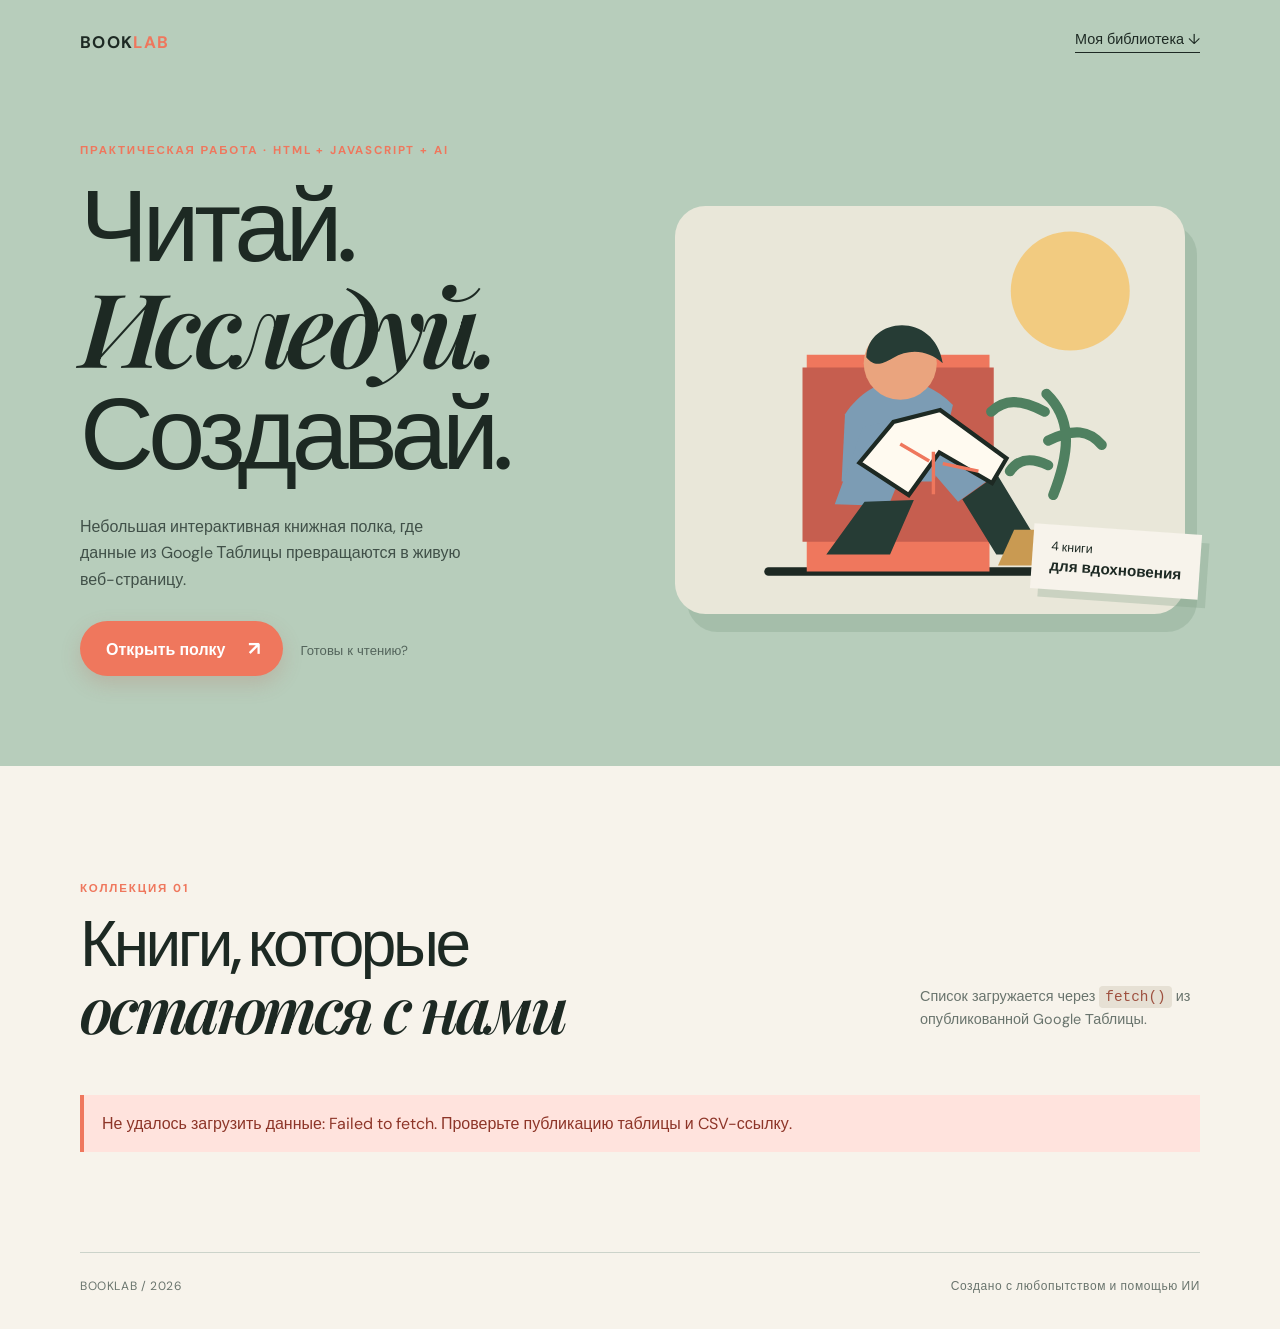
<file: index.html>
<!DOCTYPE html>
<html lang="ru">
<head>
  <meta charset="UTF-8">
  <meta name="viewport" content="width=device-width, initial-scale=1.0">
  <meta name="description" content="Интерактивная книжная полка: демонстрация HTML, JavaScript, fetch и Google Таблицы.">
  <title>Книжная полка — практическая работа</title>
  <link rel="stylesheet" href="style.css">
  <script src="script.js" defer></script>
</head>
<body>
  <header class="hero">
    <nav class="nav container" aria-label="Основная навигация">
      <a class="brand" href="#top">BOOK<span>LAB</span></a>
      <a class="nav-link" href="#library">Моя библиотека ↓</a>
    </nav>
    <div class="hero-content container" id="top">
      <div class="hero-copy">
        <p class="eyebrow">Практическая работа · HTML + JavaScript + AI</p>
        <h1>Читай.<br><em>Исследуй.</em><br>Создавай.</h1>
        <p class="lead">Небольшая интерактивная книжная полка, где данные из Google Таблицы превращаются в живую веб-страницу.</p>
        <button class="primary-button" id="actionButton" type="button">Открыть полку <span>↗</span></button>
        <p class="button-status" id="buttonStatus" aria-live="polite">Готовы к чтению?</p>
      </div>
      <div class="hero-art">
        <img src="images/reading.svg" alt="Иллюстрация человека, читающего книгу в уютном кресле">
        <div class="floating-note">4 книги<br><strong>для вдохновения</strong></div>
      </div>
    </div>
  </header>

  <main>
    <section class="library-section container" id="library">
      <div class="section-heading">
        <div>
          <p class="eyebrow">Коллекция 01</p>
          <h2>Книги, которые<br><em>остаются с нами</em></h2>
        </div>
        <p class="section-intro">Список загружается через <code>fetch()</code> из опубликованной Google Таблицы.</p>
      </div>
      <div id="loading" class="loading" role="status">Загружаем библиотеку…</div>
      <div id="books" class="books-grid" aria-live="polite"></div>
      <div id="error" class="error-box" role="alert" hidden></div>
    </section>
  </main>

  <footer class="footer container">
    <span>BOOKLAB / 2026</span>
    <span>Создано с любопытством и помощью ИИ</span>
  </footer>
</body>
</html>
</file>
<file: style.css>
@import url('https://fonts.googleapis.com/css2?family=DM+Sans:wght@400;500;700&family=Playfair+Display:ital,wght@0,600;1,600&display=swap');

:root { --ink: #1d2923; --cream: #f7f3eb; --sage: #b7cdbb; --coral: #ef775d; --muted: #69746d; }
* { box-sizing: border-box; }
html { scroll-behavior: smooth; }
body { margin: 0; color: var(--ink); background: var(--cream); font-family: 'DM Sans', sans-serif; }
.container { width: min(1120px, calc(100% - 48px)); margin: 0 auto; }
.hero { min-height: 650px; background: var(--sage); overflow: hidden; }
.nav { display: flex; align-items: center; justify-content: space-between; padding: 30px 0; }
.brand { color: var(--ink); text-decoration: none; font-weight: 700; letter-spacing: .08em; font-size: 1.05rem; }
.brand span { color: var(--coral); }
.nav-link { color: var(--ink); text-decoration: none; font-size: .9rem; border-bottom: 1px solid var(--ink); padding-bottom: 4px; }
.hero-content { display: grid; grid-template-columns: 1fr 1fr; gap: 40px; align-items: center; padding: 60px 0 90px; }
.eyebrow { color: var(--coral); text-transform: uppercase; letter-spacing: .16em; font-size: .72rem; font-weight: 700; margin: 0 0 18px; }
h1, h2 { font-weight: 500; letter-spacing: -.055em; line-height: .98; margin: 0; }
h1 { font-size: clamp(4rem, 8vw, 7.8rem); }
h2 { font-size: clamp(2.6rem, 5vw, 4.7rem); }
em { font-family: 'Playfair Display', serif; font-weight: 600; }
.lead { max-width: 390px; color: #405048; line-height: 1.65; margin: 30px 0 28px; }
.primary-button { border: 0; border-radius: 999px; background: var(--coral); color: white; padding: 15px 22px 15px 26px; font: inherit; font-weight: 700; cursor: pointer; box-shadow: 0 8px 20px #b85d4d35; transition: transform .2s, box-shadow .2s; }
.primary-button:hover { transform: translateY(-2px); box-shadow: 0 12px 24px #b85d4d45; }
.primary-button span { display: inline-block; margin-left: 18px; font-size: 1.2rem; }
.button-status { display: inline-block; margin: 0 0 0 14px; color: #53645b; font-size: .82rem; }
.hero-art { position: relative; min-height: 430px; display: grid; place-items: center; }
.hero-art img { width: min(100%, 510px); filter: drop-shadow(12px 18px 0 #78997f45); }
.floating-note { position: absolute; right: 0; bottom: 30px; background: var(--cream); padding: 14px 18px; line-height: 1.35; font-size: .78rem; transform: rotate(4deg); box-shadow: 8px 8px 0 #78997f45; }
.floating-note strong { font-size: .95rem; }
.library-section { padding: 115px 0 100px; }
.section-heading { display: flex; justify-content: space-between; align-items: end; gap: 30px; margin-bottom: 50px; }
.section-intro { max-width: 280px; line-height: 1.55; color: var(--muted); font-size: .9rem; }
code { background: #e6e0d4; padding: 3px 6px; border-radius: 4px; color: #9e503f; }
.books-grid { display: grid; grid-template-columns: repeat(4, 1fr); gap: 18px; }
.book-card { min-height: 250px; display: flex; flex-direction: column; justify-content: space-between; padding: 24px; background: white; border-top: 5px solid var(--coral); box-shadow: 0 8px 25px #27372e0b; transition: transform .2s; }
.book-card:nth-child(2) { border-color: #7c9cb4; }.book-card:nth-child(3) { border-color: #c99a52; }.book-card:nth-child(4) { border-color: #8b7ba8; }
.book-card:hover { transform: translateY(-5px); }
.book-number { color: var(--coral); font-size: .75rem; font-weight: 700; }
.book-card h3 { font-family: 'Playfair Display', serif; font-size: 1.45rem; line-height: 1.1; margin: 18px 0 8px; }
.book-card p { color: var(--muted); margin: 0; font-size: .88rem; }.book-year { color: var(--ink) !important; font-weight: 700; margin-top: 15px !important; }
.loading { color: var(--muted); padding: 30px 0; }.error-box { padding: 18px; background: #ffe3dd; color: #8d3528; border-left: 4px solid var(--coral); }
.footer { display: flex; justify-content: space-between; border-top: 1px solid #ccd3ca; padding: 25px 0 35px; color: var(--muted); font-size: .75rem; letter-spacing: .05em; }
@media (max-width: 760px) { .hero-content { grid-template-columns: 1fr; padding-top: 30px; }.hero-art { min-height: 280px; }.section-heading { display: block; }.section-intro { margin-top: 25px; }.books-grid { grid-template-columns: 1fr 1fr; } }
@media (max-width: 470px) { .container { width: min(100% - 32px, 1120px); }.books-grid { grid-template-columns: 1fr; }.button-status { display: block; margin: 12px 0 0; } }
</file>
